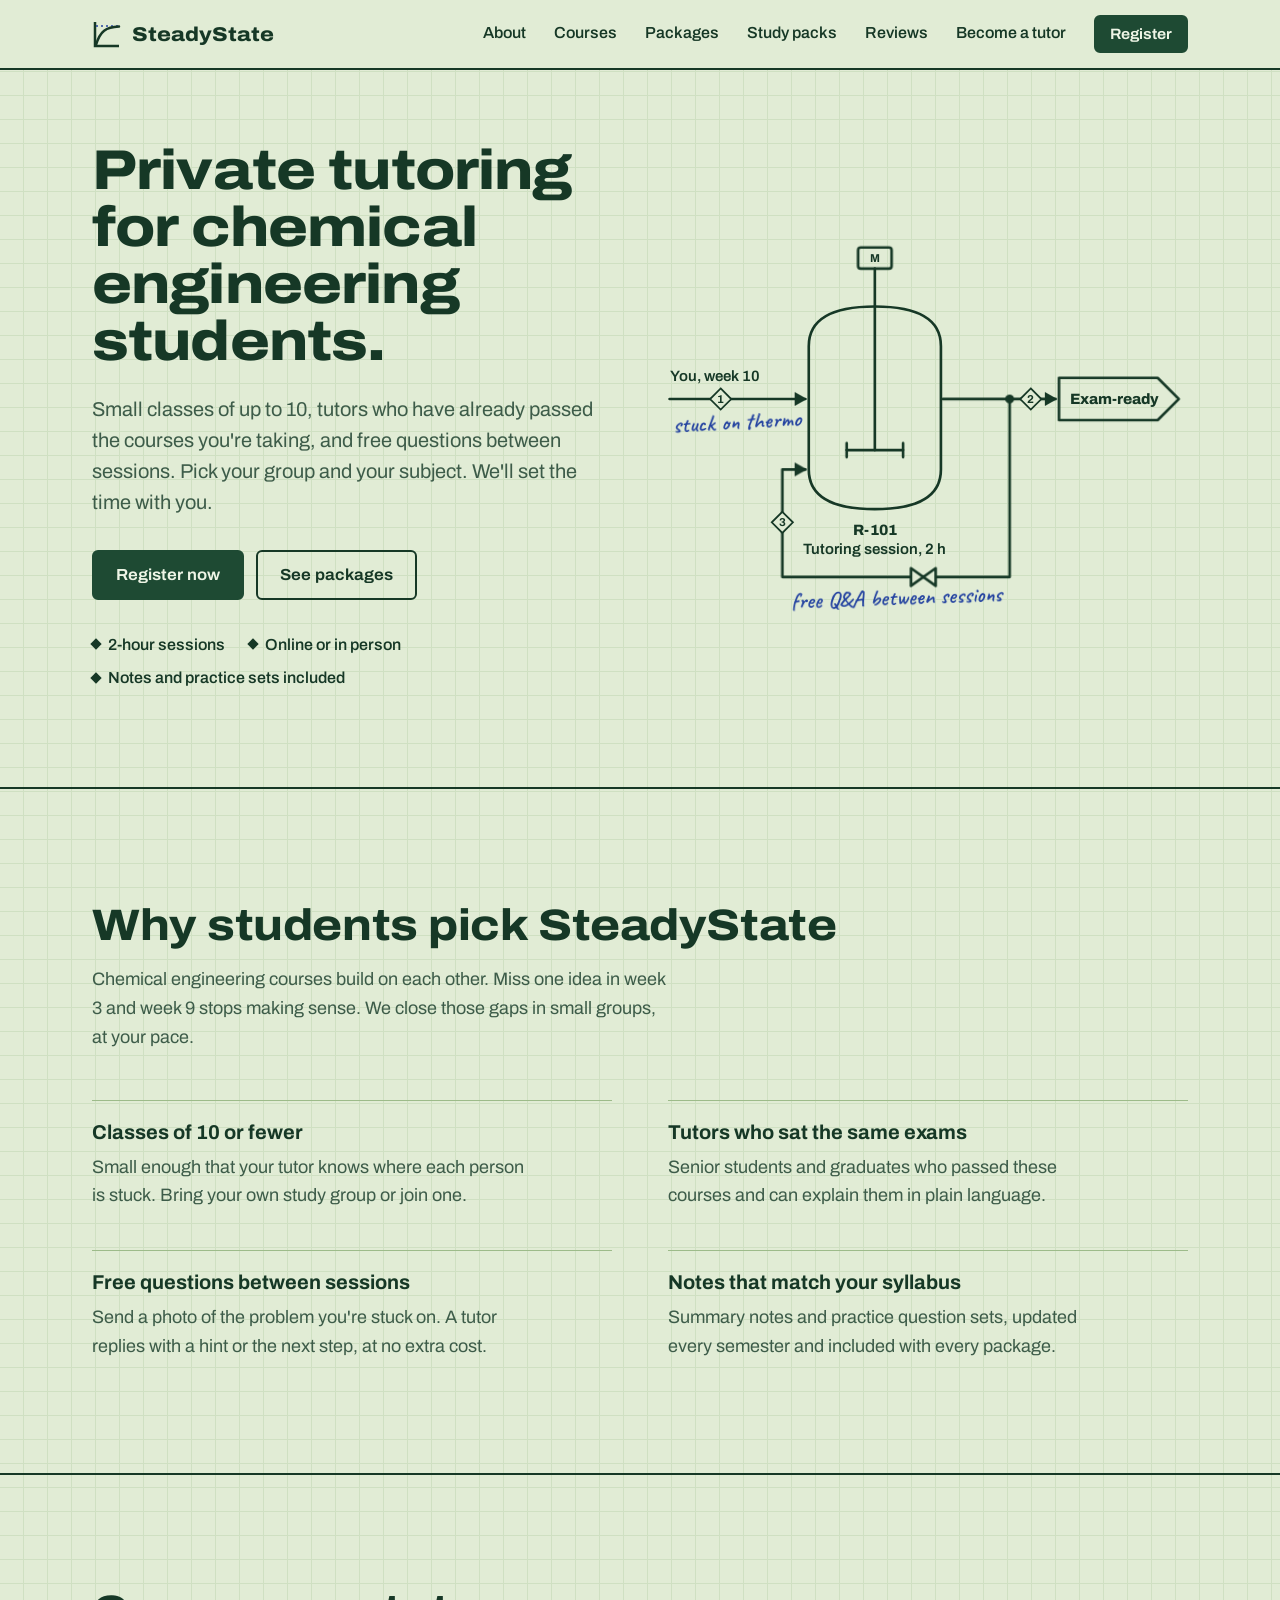
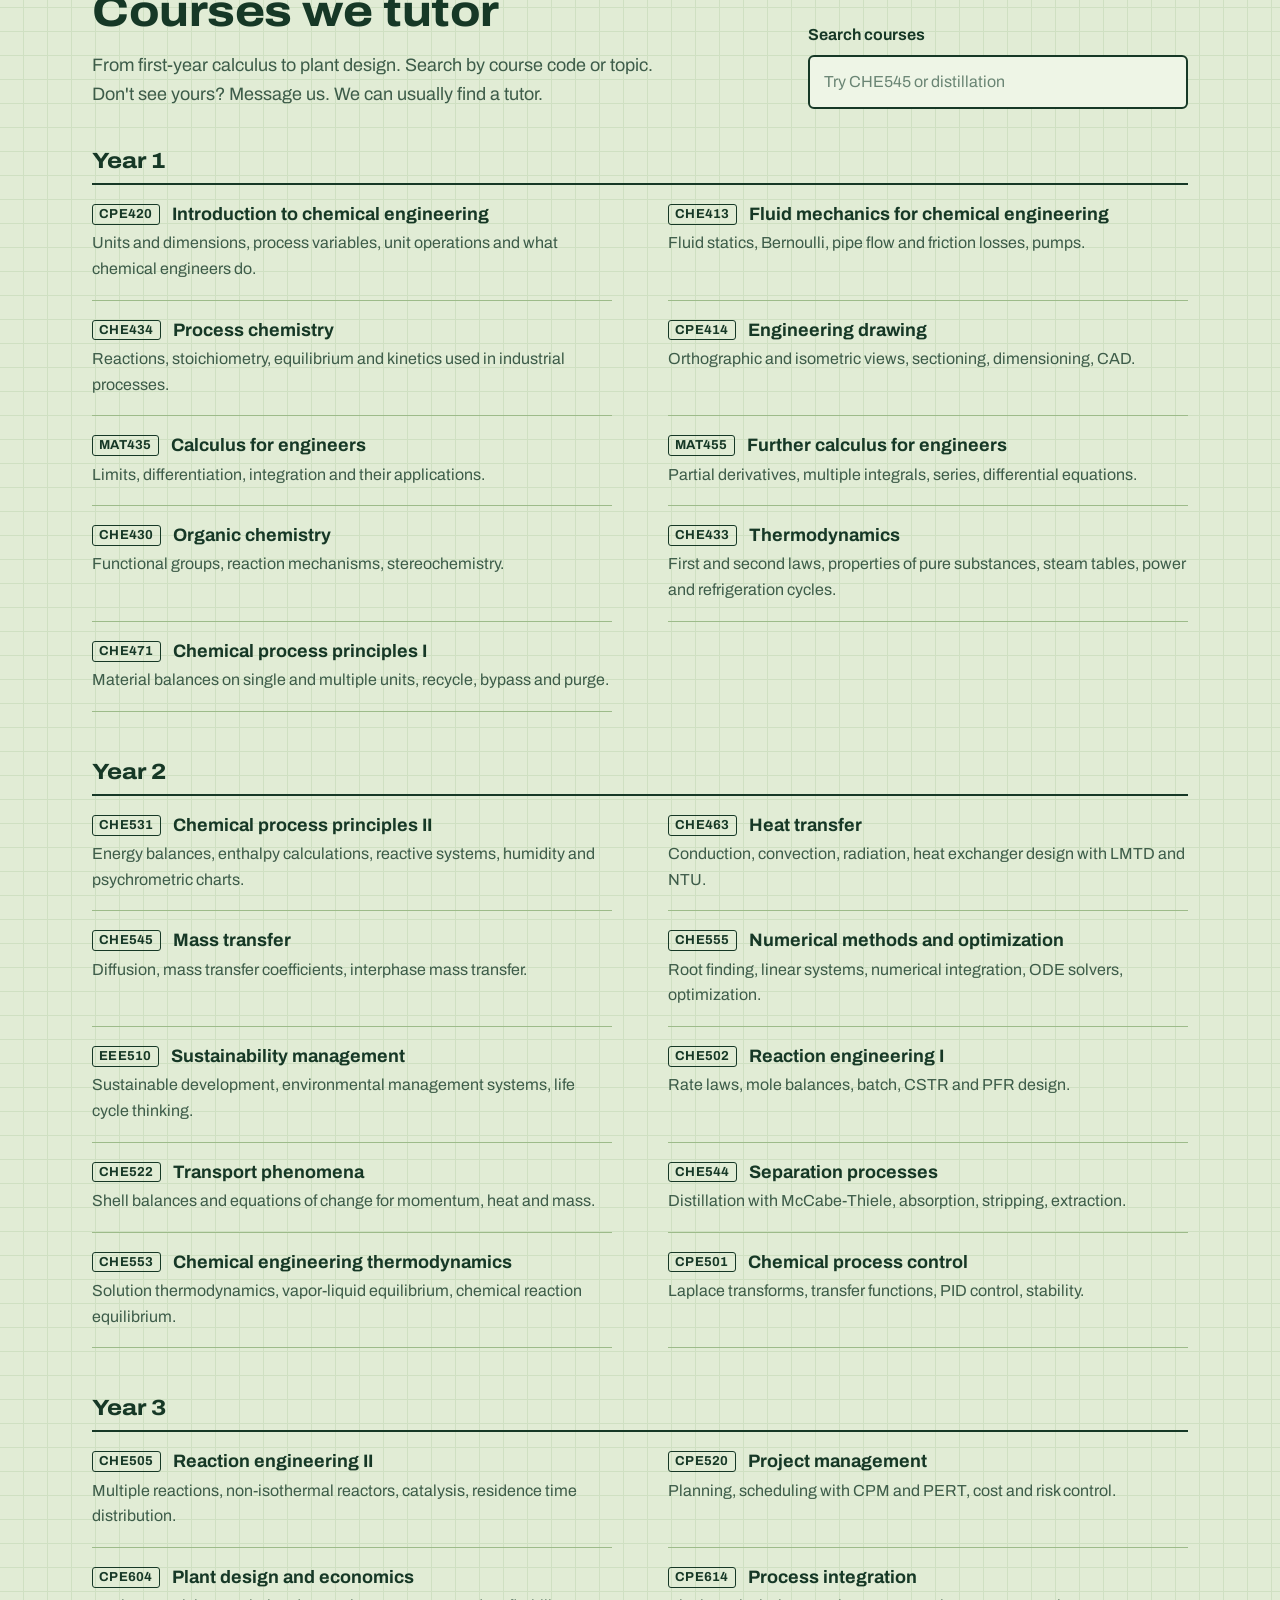
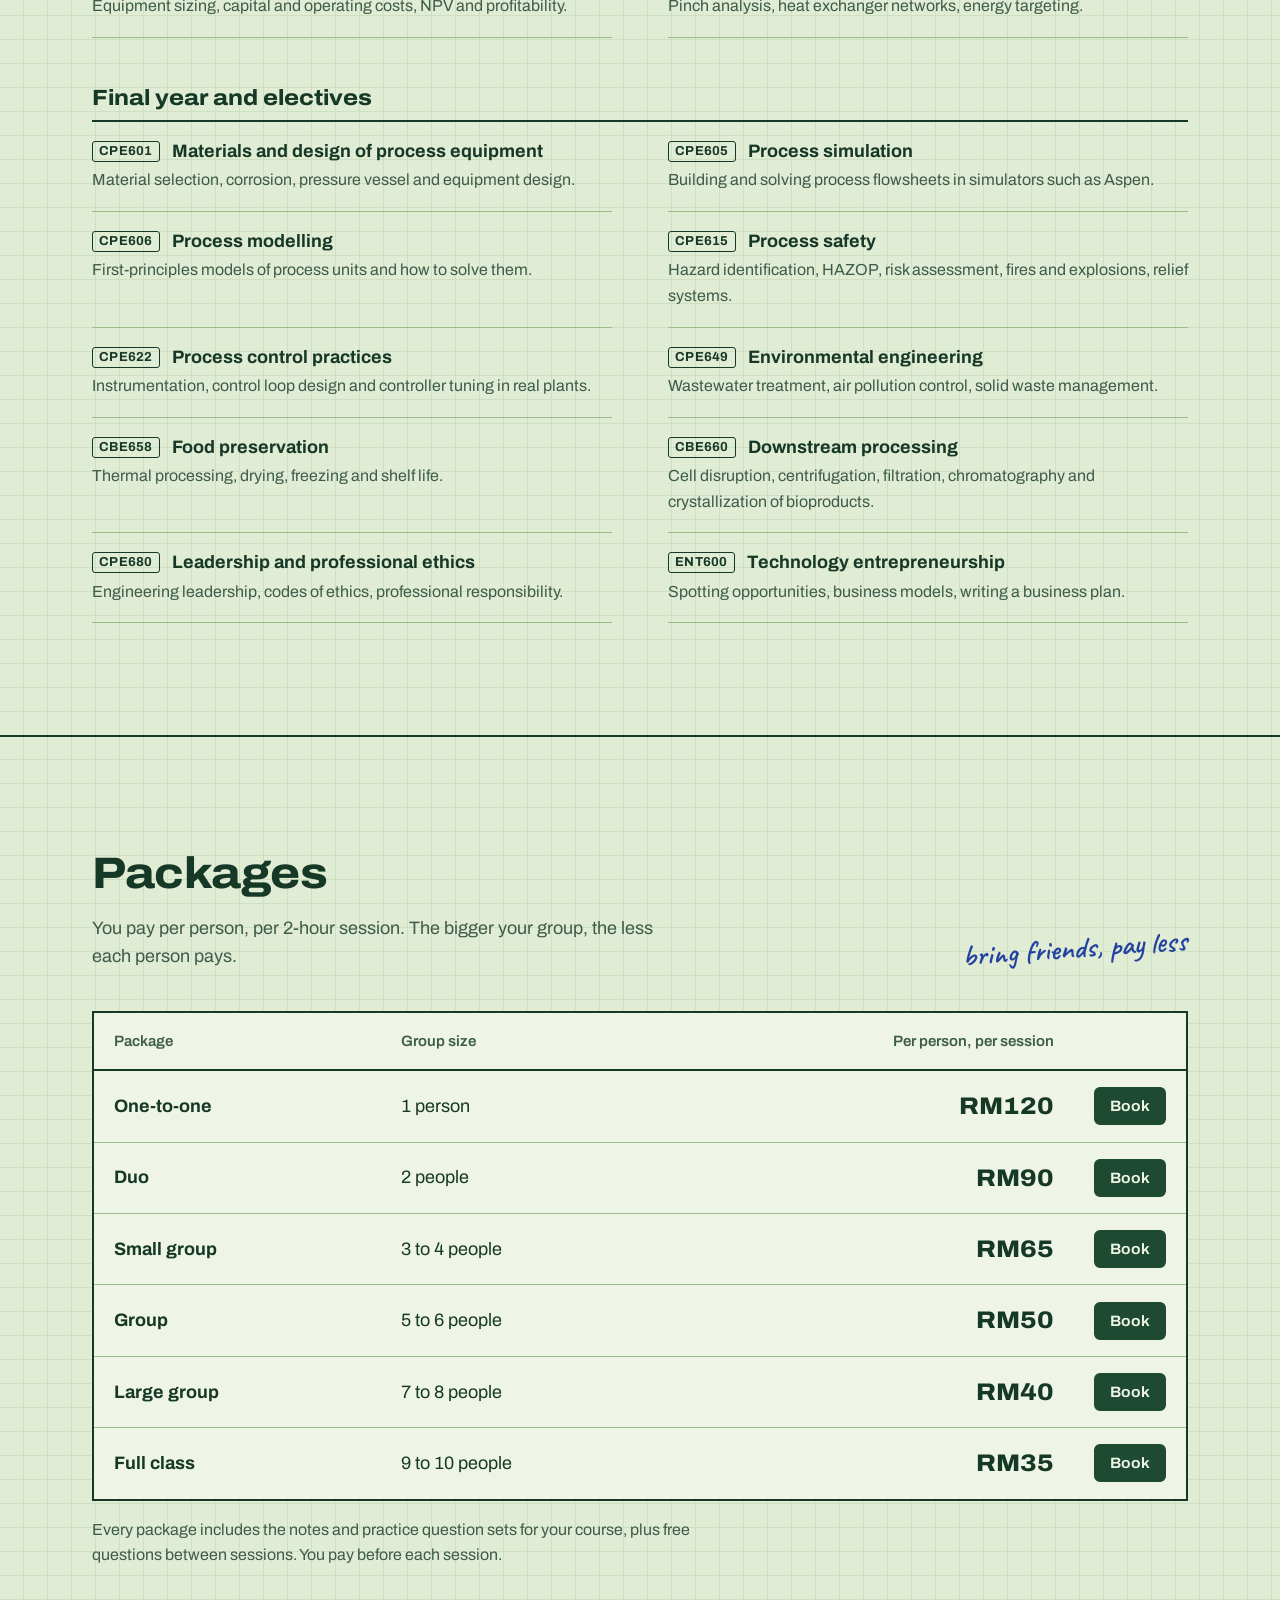
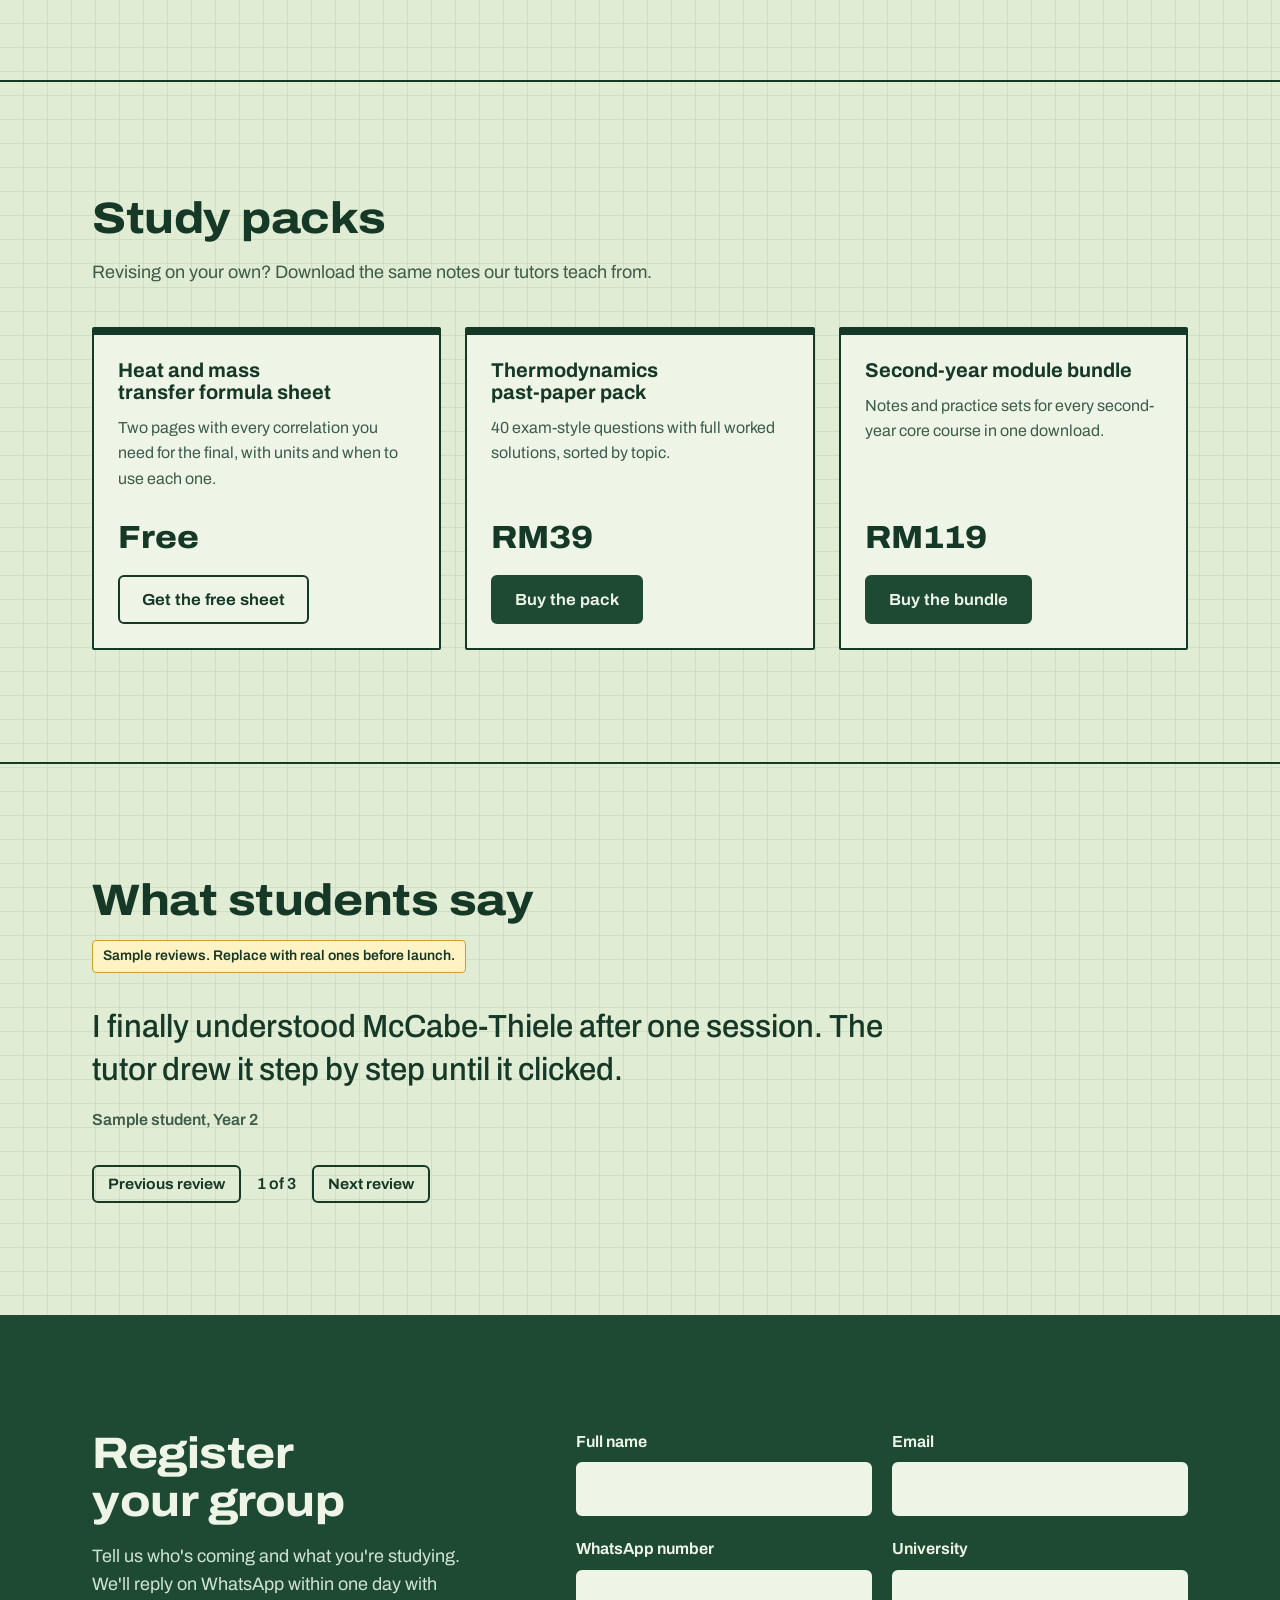
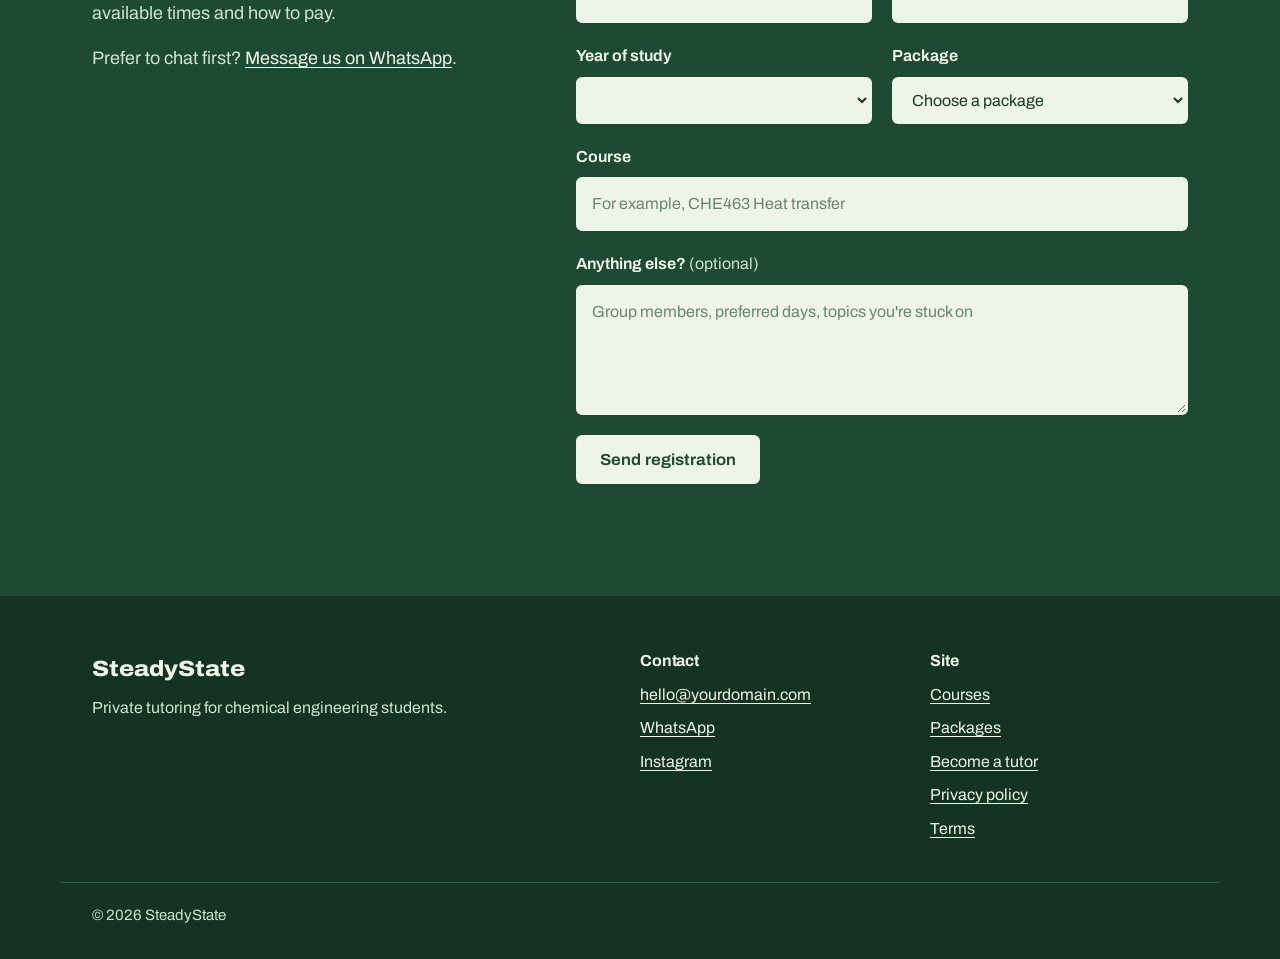
<file: index.html>
<!doctype html>
<html lang="en">
<head>
  <meta charset="utf-8">
  <meta name="viewport" content="width=device-width, initial-scale=1">
  <title>SteadyState | Private tutoring for chemical engineering students</title>
  <meta name="description" content="Small-group private tutoring for chemical engineering students. Classes of 10 or fewer, tutors who passed the same courses, and free questions between sessions.">

  <!-- Social share preview. Replace the URL once your domain is live. -->
  <meta property="og:title" content="SteadyState | Chemical engineering tutoring">
  <meta property="og:description" content="Small-group tutoring for thermo, fluids, mass transfer, reaction engineering and more.">
  <meta property="og:type" content="website">
  <meta property="og:url" content="https://www.yourdomain.com/">

  <link rel="icon" href="data:image/svg+xml,%3Csvg xmlns='http://www.w3.org/2000/svg' viewBox='0 0 30 30'%3E%3Crect width='30' height='30' rx='6' fill='%231E4A33'/%3E%3Cpath d='M5 25 C9 11 14 8 26 8' fill='none' stroke='%23EEF5E6' stroke-width='3' stroke-linecap='round'/%3E%3C/svg%3E">

  <link rel="preconnect" href="https://fonts.googleapis.com">
  <link rel="preconnect" href="https://fonts.gstatic.com" crossorigin>
  <link href="https://fonts.googleapis.com/css2?family=Archivo:wdth,wght@62..125,100..900&family=Caveat:wght@500;700&display=swap" rel="stylesheet">
  <link rel="stylesheet" href="styles.css">

  <!-- MONETIZE: paste your Google AdSense <script> here after your site is approved. See README.md, section 5. -->
  <!-- ANALYTICS: paste your Google Analytics or Plausible snippet here. -->
</head>
<body>
  <a class="skip-link" href="#main">Skip to content</a>

  <header class="site-header" id="site-header">
    <div class="wrap header-inner">
      <a class="brand" href="#top" aria-label="SteadyState home">
        <svg class="brand-mark" width="30" height="30" viewBox="0 0 30 30" aria-hidden="true">
          <path d="M3 3 V27 H27" fill="none" stroke="currentColor" stroke-width="2.5"/>
          <path d="M4 7 H27" fill="none" stroke="var(--pen)" stroke-width="1.5" stroke-dasharray="2 3"/>
          <path d="M4 26 C8 12 14 8 27 7.5" fill="none" stroke="currentColor" stroke-width="2.5" stroke-linecap="round"/>
        </svg>
        <span>SteadyState</span>
      </a>

      <button class="nav-toggle" type="button" aria-expanded="false" aria-controls="site-nav">Menu</button>

      <nav class="site-nav" id="site-nav" aria-label="Main">
        <a href="#about">About</a>
        <a href="#courses">Courses</a>
        <a href="#packages">Packages</a>
        <a href="#packs">Study packs</a>
        <a href="#reviews">Reviews</a>
        <a href="tutor.html">Become a tutor</a>
        <a class="btn btn-small" href="#register">Register</a>
      </nav>
    </div>
  </header>

  <main id="main">

    <!-- HERO -->
    <section class="hero" id="top">
      <div class="wrap hero-grid">
        <div class="hero-copy">
          <h1>Private tutoring for chemical engineering students.</h1>
          <p class="lede">Small classes of up to 10, tutors who have already passed the courses you're taking, and free questions between sessions. Pick your group and your subject. We'll set the time with you.</p>
          <div class="hero-actions">
            <a class="btn" href="#register">Register now</a>
            <a class="btn btn-ghost" href="#packages">See packages</a>
          </div>
          <ul class="hero-facts">
            <li>2-hour sessions</li>
            <li>Online or in person</li>
            <li>Notes and practice sets included</li>
          </ul>
        </div>

        <figure class="pfd">
          <svg viewBox="0 0 600 460" role="img" aria-labelledby="pfd-title pfd-desc">
            <title id="pfd-title">How a SteadyState session works</title>
            <desc id="pfd-desc">A process flow diagram. Stream 1, you in week 10, feeds into R-101, a two-hour tutoring session. Stream 2 leaves exam-ready. Stream 3 recycles free questions between sessions back into the next session.</desc>

            <g fill="none" stroke="currentColor" stroke-width="3" stroke-linecap="round" stroke-linejoin="round">
              <!-- Stream 1: feed -->
              <path class="draw d1" pathLength="1" d="M12 210 H166"/>
              <!-- R-101: vessel, agitator -->
              <path class="draw d2" pathLength="1" d="M170 150 Q170 105 245 105 Q320 105 320 150 V290 Q320 335 245 335 Q170 335 170 290 Z"/>
              <path class="draw d2" pathLength="1" d="M245 62 V268"/>
              <path class="draw d2" pathLength="1" d="M213 268 H277"/>
              <path class="late l2" d="M213 260 V276 M277 260 V276"/>
              <rect class="late l2" x="226" y="38" width="38" height="24" rx="3"/>
              <!-- Stream 2: product -->
              <path class="draw d3" pathLength="1" d="M322 210 H450"/>
              <path class="draw d3" pathLength="1" d="M454 186 H566 L590 210 L566 234 H454 Z"/>
              <!-- Stream 3: recycle -->
              <path class="draw d4" pathLength="1" d="M398 210 V412 H140 V290 H166"/>
              <path class="late l4 valve" d="M286 402 L314 422 V402 L286 422 Z"/>
            </g>

            <!-- Arrowheads and junction -->
            <g fill="currentColor">
              <path class="late l1" d="M154 202 L168 210 L154 218 Z"/>
              <path class="late l3" d="M438 202 L452 210 L438 218 Z"/>
              <circle class="late l4" cx="398" cy="210" r="5"/>
              <path class="late l4" d="M154 282 L168 290 L154 298 Z"/>
            </g>

            <!-- Stream number tags -->
            <g class="tag late l1" transform="translate(70 210)"><path d="M0 -12 L12 0 L0 12 L-12 0 Z"/><text y="4.5">1</text></g>
            <g class="tag late l3" transform="translate(422 210)"><path d="M0 -12 L12 0 L0 12 L-12 0 Z"/><text y="4.5">2</text></g>
            <g class="tag late l4" transform="translate(140 350)"><path d="M0 -12 L12 0 L0 12 L-12 0 Z"/><text y="4.5">3</text></g>

            <!-- Labels -->
            <text class="label late l1" x="12" y="190">You, week 10</text>
            <text class="note late l1" x="16" y="248" transform="rotate(-3 16 248)">stuck on thermo</text>
            <text class="motor late l2" x="245" y="55">M</text>
            <text class="label strong center late l2" x="245" y="364">R-101</text>
            <text class="label center late l2" x="245" y="386">Tutoring session, 2 h</text>
            <text class="label strong center late l3" x="517" y="216">Exam-ready</text>
            <text class="note late l4" x="150" y="448" transform="rotate(-2 150 448)">free Q&amp;A between sessions</text>
          </svg>
        </figure>
      </div>
    </section>

    <!-- ABOUT / WHY US -->
    <section class="section" id="about">
      <div class="wrap">
        <h2>Why students pick SteadyState</h2>
        <p class="section-lede">Chemical engineering courses build on each other. Miss one idea in week 3 and week 9 stops making sense. We close those gaps in small groups, at your pace.</p>

        <div class="reasons">
          <article class="reason">
            <h3>Classes of 10 or fewer</h3>
            <p>Small enough that your tutor knows where each person is stuck. Bring your own study group or join one.</p>
          </article>
          <article class="reason">
            <h3>Tutors who sat the same exams</h3>
            <p>Senior students and graduates who passed these courses and can explain them in plain language.</p>
          </article>
          <article class="reason">
            <h3>Free questions between sessions</h3>
            <p>Send a photo of the problem you're stuck on. A tutor replies with a hint or the next step, at no extra cost.</p>
          </article>
          <article class="reason">
            <h3>Notes that match your syllabus</h3>
            <p>Summary notes and practice question sets, updated every semester and included with every package.</p>
          </article>
        </div>
      </div>
    </section>

    <!-- COURSES -->
    <section class="section" id="courses">
      <div class="wrap">
        <div class="section-head">
          <div>
            <h2>Courses we tutor</h2>
            <p class="section-lede">From first-year calculus to plant design. Search by course code or topic. Don't see yours? Message us. We can usually find a tutor.</p>
          </div>
          <div class="search">
            <label for="course-search">Search courses</label>
            <input type="search" id="course-search" placeholder="Try CHE545 or distillation" autocomplete="off">
          </div>
        </div>

        <!-- Course list. Each <li> is searchable by its code, name, description and data-keywords.
             The registration form's course suggestions are built from this list by script.js. -->
        <div class="course-groups" id="course-list">

          <section class="course-group" aria-labelledby="cg-year1">
            <h3 class="course-group-title" id="cg-year1">Year 1</h3>
            <ul class="course-list">
              <li data-keywords="intro units dimensions process variables unit operations">
                <h4><span class="code">CPE420</span> Introduction to chemical engineering</h4>
                <p>Units and dimensions, process variables, unit operations and what chemical engineers do.</p>
              </li>
              <li data-keywords="fluids bernoulli pipe friction pump reynolds statics">
                <h4><span class="code">CHE413</span> Fluid mechanics for chemical engineering</h4>
                <p>Fluid statics, Bernoulli, pipe flow and friction losses, pumps.</p>
              </li>
              <li data-keywords="chemistry stoichiometry equilibrium kinetics industrial">
                <h4><span class="code">CHE434</span> Process chemistry</h4>
                <p>Reactions, stoichiometry, equilibrium and kinetics used in industrial processes.</p>
              </li>
              <li data-keywords="drawing orthographic isometric section cad autocad">
                <h4><span class="code">CPE414</span> Engineering drawing</h4>
                <p>Orthographic and isometric views, sectioning, dimensioning, CAD.</p>
              </li>
              <li data-keywords="math calculus limits differentiation integration">
                <h4><span class="code">MAT435</span> Calculus for engineers</h4>
                <p>Limits, differentiation, integration and their applications.</p>
              </li>
              <li data-keywords="math calculus partial derivatives multiple integrals series ode differential equations">
                <h4><span class="code">MAT455</span> Further calculus for engineers</h4>
                <p>Partial derivatives, multiple integrals, series, differential equations.</p>
              </li>
              <li data-keywords="organic chemistry mechanisms functional groups stereochemistry">
                <h4><span class="code">CHE430</span> Organic chemistry</h4>
                <p>Functional groups, reaction mechanisms, stereochemistry.</p>
              </li>
              <li data-keywords="thermo thermodynamics first law second law entropy steam tables cycle">
                <h4><span class="code">CHE433</span> Thermodynamics</h4>
                <p>First and second laws, properties of pure substances, steam tables, power and refrigeration cycles.</p>
              </li>
              <li data-keywords="cpp mass balance material balance recycle bypass purge">
                <h4><span class="code">CHE471</span> Chemical process principles I</h4>
                <p>Material balances on single and multiple units, recycle, bypass and purge.</p>
              </li>
            </ul>
          </section>

          <section class="course-group" aria-labelledby="cg-year2">
            <h3 class="course-group-title" id="cg-year2">Year 2</h3>
            <ul class="course-list">
              <li data-keywords="cpp energy balance enthalpy reactive humidity psychrometric">
                <h4><span class="code">CHE531</span> Chemical process principles II</h4>
                <p>Energy balances, enthalpy calculations, reactive systems, humidity and psychrometric charts.</p>
              </li>
              <li data-keywords="heat exchanger lmtd ntu conduction convection radiation">
                <h4><span class="code">CHE463</span> Heat transfer</h4>
                <p>Conduction, convection, radiation, heat exchanger design with LMTD and NTU.</p>
              </li>
              <li data-keywords="mass transfer diffusion fick coefficients interphase">
                <h4><span class="code">CHE545</span> Mass transfer</h4>
                <p>Diffusion, mass transfer coefficients, interphase mass transfer.</p>
              </li>
              <li data-keywords="numerical methods root finding newton linear systems integration ode optimization matlab">
                <h4><span class="code">CHE555</span> Numerical methods and optimization</h4>
                <p>Root finding, linear systems, numerical integration, ODE solvers, optimization.</p>
              </li>
              <li data-keywords="sustainability environment management lca life cycle">
                <h4><span class="code">EEE510</span> Sustainability management</h4>
                <p>Sustainable development, environmental management systems, life cycle thinking.</p>
              </li>
              <li data-keywords="reaction kinetics cstr pfr batch reactor rate law mole balance">
                <h4><span class="code">CHE502</span> Reaction engineering I</h4>
                <p>Rate laws, mole balances, batch, CSTR and PFR design.</p>
              </li>
              <li data-keywords="transport phenomena shell balance momentum navier stokes">
                <h4><span class="code">CHE522</span> Transport phenomena</h4>
                <p>Shell balances and equations of change for momentum, heat and mass.</p>
              </li>
              <li data-keywords="separation distillation mccabe thiele absorption stripping extraction">
                <h4><span class="code">CHE544</span> Separation processes</h4>
                <p>Distillation with McCabe-Thiele, absorption, stripping, extraction.</p>
              </li>
              <li data-keywords="thermo thermodynamics vle phase equilibrium solution fugacity reaction equilibrium">
                <h4><span class="code">CHE553</span> Chemical engineering thermodynamics</h4>
                <p>Solution thermodynamics, vapor-liquid equilibrium, chemical reaction equilibrium.</p>
              </li>
              <li data-keywords="control laplace transfer function pid stability block diagram">
                <h4><span class="code">CPE501</span> Chemical process control</h4>
                <p>Laplace transforms, transfer functions, PID control, stability.</p>
              </li>
            </ul>
          </section>

          <section class="course-group" aria-labelledby="cg-year3">
            <h3 class="course-group-title" id="cg-year3">Year 3</h3>
            <ul class="course-list">
              <li data-keywords="reaction multiple reactions non-isothermal catalysis rtd residence time">
                <h4><span class="code">CHE505</span> Reaction engineering II</h4>
                <p>Multiple reactions, non-isothermal reactors, catalysis, residence time distribution.</p>
              </li>
              <li data-keywords="project management cpm pert gantt scheduling cost risk">
                <h4><span class="code">CPE520</span> Project management</h4>
                <p>Planning, scheduling with CPM and PERT, cost and risk control.</p>
              </li>
              <li data-keywords="plant design economics npv capex opex profitability sizing">
                <h4><span class="code">CPE604</span> Plant design and economics</h4>
                <p>Equipment sizing, capital and operating costs, NPV and profitability.</p>
              </li>
              <li data-keywords="process integration pinch heat exchanger network energy targeting">
                <h4><span class="code">CPE614</span> Process integration</h4>
                <p>Pinch analysis, heat exchanger networks, energy targeting.</p>
              </li>
            </ul>
          </section>

          <section class="course-group" aria-labelledby="cg-final">
            <h3 class="course-group-title" id="cg-final">Final year and electives</h3>
            <ul class="course-list">
              <li data-keywords="materials corrosion selection pressure vessel equipment design">
                <h4><span class="code">CPE601</span> Materials and design of process equipment</h4>
                <p>Material selection, corrosion, pressure vessel and equipment design.</p>
              </li>
              <li data-keywords="simulation aspen hysys flowsheet sensitivity">
                <h4><span class="code">CPE605</span> Process simulation</h4>
                <p>Building and solving process flowsheets in simulators such as Aspen.</p>
              </li>
              <li data-keywords="modelling modeling first principles dynamic model">
                <h4><span class="code">CPE606</span> Process modelling</h4>
                <p>First-principles models of process units and how to solve them.</p>
              </li>
              <li data-keywords="safety hazop risk fire explosion relief hazard">
                <h4><span class="code">CPE615</span> Process safety</h4>
                <p>Hazard identification, HAZOP, risk assessment, fires and explosions, relief systems.</p>
              </li>
              <li data-keywords="control instrumentation loop tuning practice">
                <h4><span class="code">CPE622</span> Process control practices</h4>
                <p>Instrumentation, control loop design and controller tuning in real plants.</p>
              </li>
              <li data-keywords="environment wastewater air pollution solid waste treatment">
                <h4><span class="code">CPE649</span> Environmental engineering</h4>
                <p>Wastewater treatment, air pollution control, solid waste management.</p>
              </li>
              <li data-keywords="food preservation thermal processing drying freezing shelf life">
                <h4><span class="code">CBE658</span> Food preservation</h4>
                <p>Thermal processing, drying, freezing and shelf life.</p>
              </li>
              <li data-keywords="downstream bioprocess bioseparation centrifugation chromatography crystallization">
                <h4><span class="code">CBE660</span> Downstream processing</h4>
                <p>Cell disruption, centrifugation, filtration, chromatography and crystallization of bioproducts.</p>
              </li>
              <li data-keywords="leadership ethics professional engineer code of ethics">
                <h4><span class="code">CPE680</span> Leadership and professional ethics</h4>
                <p>Engineering leadership, codes of ethics, professional responsibility.</p>
              </li>
              <li data-keywords="entrepreneurship business plan model startup">
                <h4><span class="code">ENT600</span> Technology entrepreneurship</h4>
                <p>Spotting opportunities, business models, writing a business plan.</p>
              </li>
            </ul>
          </section>
        </div>

        <p class="empty-state" id="course-empty" hidden>
          No course matches "<span id="course-empty-term"></span>". <a href="#register">Register</a> and name it in your message. We'll check if a tutor can cover it.
        </p>
      </div>
    </section>

    <!-- PACKAGES (main income: edit prices below) -->
    <section class="section" id="packages">
      <div class="wrap">
        <div class="section-head">
          <div>
            <h2>Packages</h2>
            <p class="section-lede">You pay per person, per 2-hour session. The bigger your group, the less each person pays.</p>
          </div>
          <p class="note note-aside" aria-hidden="true">bring friends, pay less</p>
        </div>

        <!-- MONETIZE: these prices are examples in Malaysian ringgit (RM). Change them to suit your market. -->
        <table class="price-table">
          <caption class="sr-only">Price per person for one 2-hour session</caption>
          <thead>
            <tr>
              <th scope="col">Package</th>
              <th scope="col">Group size</th>
              <th scope="col" class="num">Per person, per session</th>
              <th scope="col"><span class="sr-only">Book</span></th>
            </tr>
          </thead>
          <tbody>
            <tr>
              <th scope="row">One-to-one</th>
              <td class="size">1 person</td>
              <td class="price num">RM120<span class="per"> per person</span></td>
              <td class="book"><a class="btn btn-small" href="#register" data-package="One-to-one">Book</a></td>
            </tr>
            <tr>
              <th scope="row">Duo</th>
              <td class="size">2 people</td>
              <td class="price num">RM90<span class="per"> per person</span></td>
              <td class="book"><a class="btn btn-small" href="#register" data-package="Duo">Book</a></td>
            </tr>
            <tr>
              <th scope="row">Small group</th>
              <td class="size">3 to 4 people</td>
              <td class="price num">RM65<span class="per"> per person</span></td>
              <td class="book"><a class="btn btn-small" href="#register" data-package="Small group">Book</a></td>
            </tr>
            <tr>
              <th scope="row">Group</th>
              <td class="size">5 to 6 people</td>
              <td class="price num">RM50<span class="per"> per person</span></td>
              <td class="book"><a class="btn btn-small" href="#register" data-package="Group">Book</a></td>
            </tr>
            <tr>
              <th scope="row">Large group</th>
              <td class="size">7 to 8 people</td>
              <td class="price num">RM40<span class="per"> per person</span></td>
              <td class="book"><a class="btn btn-small" href="#register" data-package="Large group">Book</a></td>
            </tr>
            <tr>
              <th scope="row">Full class</th>
              <td class="size">9 to 10 people</td>
              <td class="price num">RM35<span class="per"> per person</span></td>
              <td class="book"><a class="btn btn-small" href="#register" data-package="Full class">Book</a></td>
            </tr>
          </tbody>
        </table>

        <p class="fine-print">Every package includes the notes and practice question sets for your course, plus free questions between sessions. You pay before each session.</p>
      </div>
    </section>

    <!-- STUDY PACKS (second income stream: digital products) -->
    <section class="section" id="packs">
      <div class="wrap">
        <h2>Study packs</h2>
        <p class="section-lede">Revising on your own? Download the same notes our tutors teach from.</p>

        <!-- MONETIZE: replace each href with your own Gumroad, Payhip or Lemon Squeezy product link. -->
        <div class="packs">
          <article class="pack">
            <h3>Heat and mass transfer formula sheet</h3>
            <p>Two pages with every correlation you need for the final, with units and when to use each one.</p>
            <p class="pack-price">Free</p>
            <a class="btn btn-ghost" href="https://yourname.gumroad.com/l/formula-sheet">Get the free sheet</a>
          </article>
          <article class="pack">
            <h3>Thermodynamics past-paper pack</h3>
            <p>40 exam-style questions with full worked solutions, sorted by topic.</p>
            <p class="pack-price">RM39</p>
            <a class="btn" href="https://yourname.gumroad.com/l/thermo-pack">Buy the pack</a>
          </article>
          <article class="pack">
            <h3>Second-year module bundle</h3>
            <p>Notes and practice sets for every second-year core course in one download.</p>
            <p class="pack-price">RM119</p>
            <a class="btn" href="https://yourname.gumroad.com/l/year-2-bundle">Buy the bundle</a>
          </article>
        </div>
      </div>
    </section>

    <!-- REVIEWS -->
    <section class="section" id="reviews">
      <div class="wrap">
        <h2>What students say</h2>
        <!-- IMPORTANT: these are sample reviews. Replace them with real student feedback (with permission) before you launch, then delete this note. -->
        <p class="sample-note">Sample reviews. Replace with real ones before launch.</p>

        <div class="reviews" aria-roledescription="carousel" aria-label="Student reviews">
          <figure class="review" data-slide>
            <blockquote>I finally understood McCabe-Thiele after one session. The tutor drew it step by step until it clicked.</blockquote>
            <figcaption>Sample student, Year 2</figcaption>
          </figure>
          <figure class="review" data-slide hidden>
            <blockquote>Sending a photo of a problem the night before the quiz and getting a hint back saved my reaction engineering grade.</blockquote>
            <figcaption>Sample student, Year 3</figcaption>
          </figure>
          <figure class="review" data-slide hidden>
            <blockquote>Our group of six booked every week before finals. Cheaper than I expected and a lot less stressful.</blockquote>
            <figcaption>Sample student, Year 2</figcaption>
          </figure>

          <div class="review-controls">
            <button class="btn btn-ghost btn-small" type="button" data-prev>Previous review</button>
            <span class="review-count" id="review-count" aria-live="polite">1 of 3</span>
            <button class="btn btn-ghost btn-small" type="button" data-next>Next review</button>
          </div>
        </div>
      </div>
    </section>

    <!-- REGISTER -->
    <section class="section register" id="register">
      <div class="wrap register-grid">
        <div class="register-copy">
          <h2>Register your group</h2>
          <p>Tell us who's coming and what you're studying. We'll reply on WhatsApp within one day with available times and how to pay.</p>
          <p>Prefer to chat first? <a href="#" data-whatsapp>Message us on WhatsApp</a>.</p>
        </div>

        <form class="form" id="register-form">
          <input type="hidden" name="_subject" value="New SteadyState registration">
          <!-- Spam trap: real people never fill this in. -->
          <input type="text" name="_gotcha" class="honeypot" tabindex="-1" autocomplete="off" aria-hidden="true">

          <div class="field">
            <label for="name">Full name</label>
            <input id="name" name="name" type="text" autocomplete="name" required>
          </div>
          <div class="field">
            <label for="email">Email</label>
            <input id="email" name="email" type="email" autocomplete="email" required>
          </div>
          <div class="field">
            <label for="phone">WhatsApp number</label>
            <input id="phone" name="phone" type="tel" autocomplete="tel" required>
          </div>
          <div class="field">
            <label for="university">University</label>
            <input id="university" name="university" type="text" autocomplete="organization" required>
          </div>
          <div class="field">
            <label for="year">Year of study</label>
            <select id="year" name="year" required>
              <option value="">Choose your year</option>
              <option>Year 1</option>
              <option>Year 2</option>
              <option>Year 3</option>
              <option>Year 4</option>
              <option>Postgraduate</option>
            </select>
          </div>
          <div class="field">
            <label for="package">Package</label>
            <select id="package" name="package" required>
              <option value="">Choose a package</option>
              <option>One-to-one</option>
              <option>Duo</option>
              <option>Small group</option>
              <option>Group</option>
              <option>Large group</option>
              <option>Full class</option>
            </select>
          </div>
          <div class="field field-wide">
            <label for="course">Course</label>
            <input id="course" name="course" type="text" list="course-options" placeholder="For example, CHE463 Heat transfer" required>
            <!-- Filled from the course list by script.js -->
            <datalist id="course-options"></datalist>
          </div>
          <div class="field field-wide">
            <label for="message">Anything else? <span class="optional">(optional)</span></label>
            <textarea id="message" name="message" rows="4" placeholder="Group members, preferred days, topics you're stuck on"></textarea>
          </div>

          <div class="form-actions field-wide">
            <button class="btn" type="submit">Send registration</button>
            <p class="form-status" id="form-status" role="status" aria-live="polite"></p>
          </div>
        </form>
      </div>
    </section>
  </main>

  <footer class="site-footer">
    <div class="wrap footer-grid">
      <div>
        <p class="footer-brand">SteadyState</p>
        <p>Private tutoring for chemical engineering students.</p>
      </div>
      <div>
        <h2 class="footer-heading">Contact</h2>
        <ul class="footer-list">
          <!-- Replace with your real contact details. -->
          <li><a href="mailto:hello@yourdomain.com">hello@yourdomain.com</a></li>
          <li><a href="#" data-whatsapp>WhatsApp</a></li>
          <li><a href="https://instagram.com/yourhandle">Instagram</a></li>
        </ul>
      </div>
      <div>
        <h2 class="footer-heading">Site</h2>
        <ul class="footer-list">
          <li><a href="#courses">Courses</a></li>
          <li><a href="#packages">Packages</a></li>
          <li><a href="tutor.html">Become a tutor</a></li>
          <li><a href="privacy.html">Privacy policy</a></li>
          <li><a href="terms.html">Terms</a></li>
        </ul>
      </div>
    </div>
    <div class="wrap footer-base">
      <p>&copy; <span id="year">2026</span> SteadyState</p>
    </div>
  </footer>

  <script src="config.js"></script>
  <script src="script.js"></script>
</body>
</html>
</file>
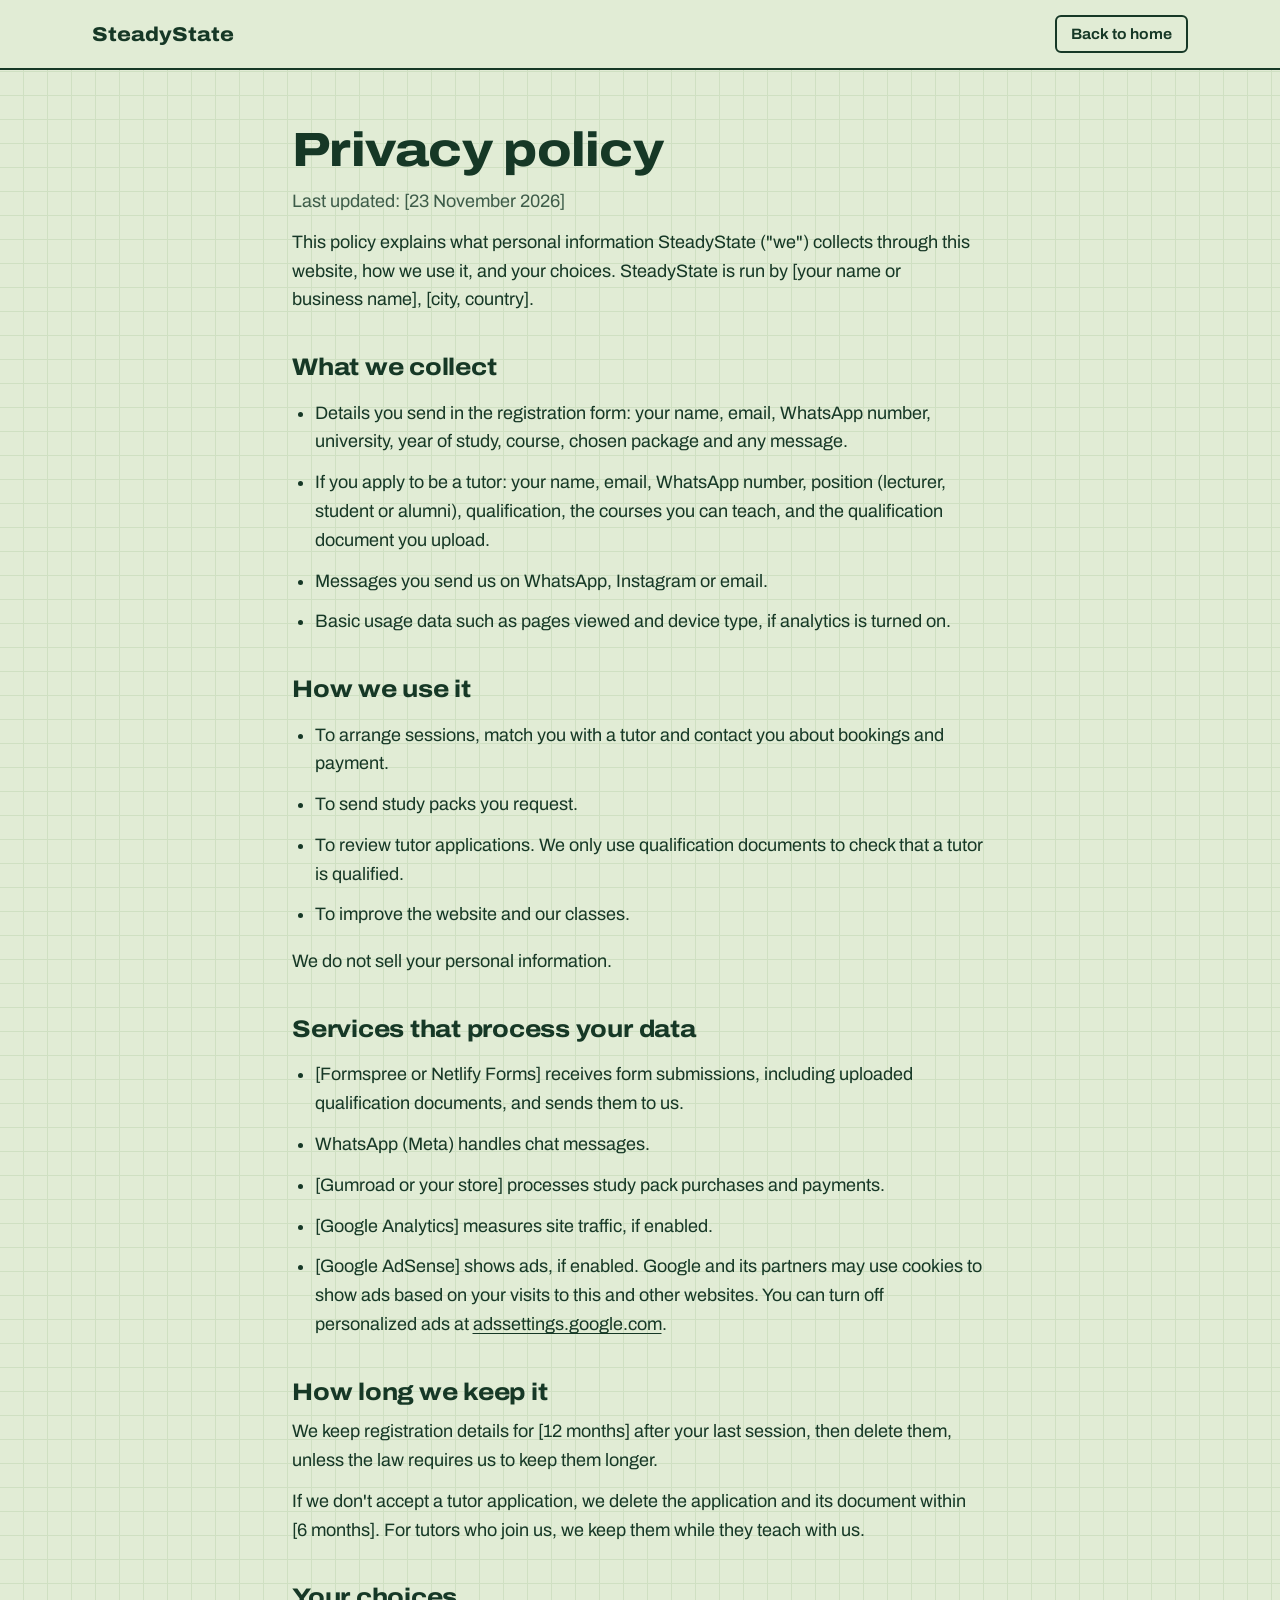
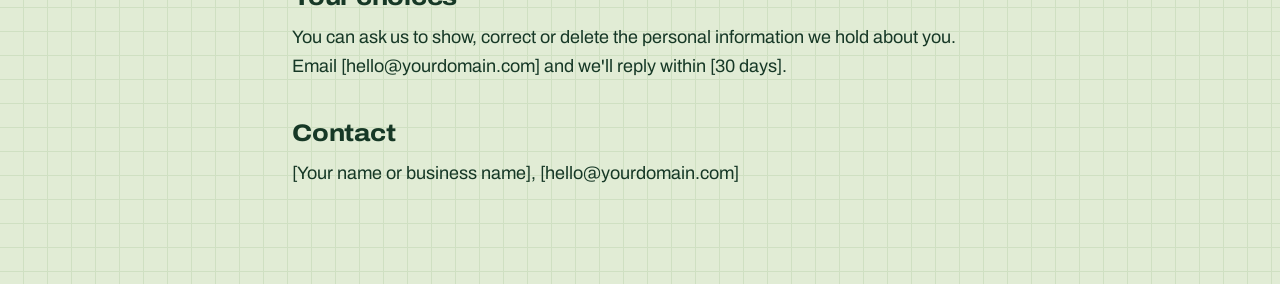
<file: privacy.html>
<!doctype html>
<html lang="en">
<head>
  <meta charset="utf-8">
  <meta name="viewport" content="width=device-width, initial-scale=1">
  <title>Privacy policy | SteadyState</title>
  <meta name="robots" content="index, follow">
  <link rel="preconnect" href="https://fonts.googleapis.com">
  <link rel="preconnect" href="https://fonts.gstatic.com" crossorigin>
  <link href="https://fonts.googleapis.com/css2?family=Archivo:wdth,wght@62..125,100..900&family=Caveat:wght@500;700&display=swap" rel="stylesheet">
  <link rel="stylesheet" href="styles.css">
</head>
<body>
  <!-- TEMPLATE: replace every [bracketed] value and check this policy against the privacy law in your country before launch. -->
  <header class="site-header">
    <div class="wrap header-inner">
      <a class="brand" href="index.html">SteadyState</a>
      <a class="btn btn-ghost btn-small" href="index.html">Back to home</a>
    </div>
  </header>

  <main class="doc">
    <div class="wrap">
      <h1>Privacy policy</h1>
      <p class="updated">Last updated: [23 November 2026]</p>

      <p>This policy explains what personal information SteadyState ("we") collects through this website, how we use it, and your choices. SteadyState is run by [your name or business name], [city, country].</p>

      <h2>What we collect</h2>
      <ul>
        <li>Details you send in the registration form: your name, email, WhatsApp number, university, year of study, course, chosen package and any message.</li>
        <li>If you apply to be a tutor: your name, email, WhatsApp number, position (lecturer, student or alumni), qualification, the courses you can teach, and the qualification document you upload.</li>
        <li>Messages you send us on WhatsApp, Instagram or email.</li>
        <li>Basic usage data such as pages viewed and device type, if analytics is turned on.</li>
      </ul>

      <h2>How we use it</h2>
      <ul>
        <li>To arrange sessions, match you with a tutor and contact you about bookings and payment.</li>
        <li>To send study packs you request.</li>
        <li>To review tutor applications. We only use qualification documents to check that a tutor is qualified.</li>
        <li>To improve the website and our classes.</li>
      </ul>
      <p>We do not sell your personal information.</p>

      <h2>Services that process your data</h2>
      <ul>
        <li>[Formspree or Netlify Forms] receives form submissions, including uploaded qualification documents, and sends them to us.</li>
        <li>WhatsApp (Meta) handles chat messages.</li>
        <li>[Gumroad or your store] processes study pack purchases and payments.</li>
        <li>[Google Analytics] measures site traffic, if enabled.</li>
        <li>[Google AdSense] shows ads, if enabled. Google and its partners may use cookies to show ads based on your visits to this and other websites. You can turn off personalized ads at <a href="https://adssettings.google.com">adssettings.google.com</a>.</li>
      </ul>

      <h2>How long we keep it</h2>
      <p>We keep registration details for [12 months] after your last session, then delete them, unless the law requires us to keep them longer.</p>
      <p>If we don't accept a tutor application, we delete the application and its document within [6 months]. For tutors who join us, we keep them while they teach with us.</p>

      <h2>Your choices</h2>
      <p>You can ask us to show, correct or delete the personal information we hold about you. Email [hello@yourdomain.com] and we'll reply within [30 days].</p>

      <h2>Contact</h2>
      <p>[Your name or business name], [hello@yourdomain.com]</p>
    </div>
  </main>
</body>
</html>
</file>
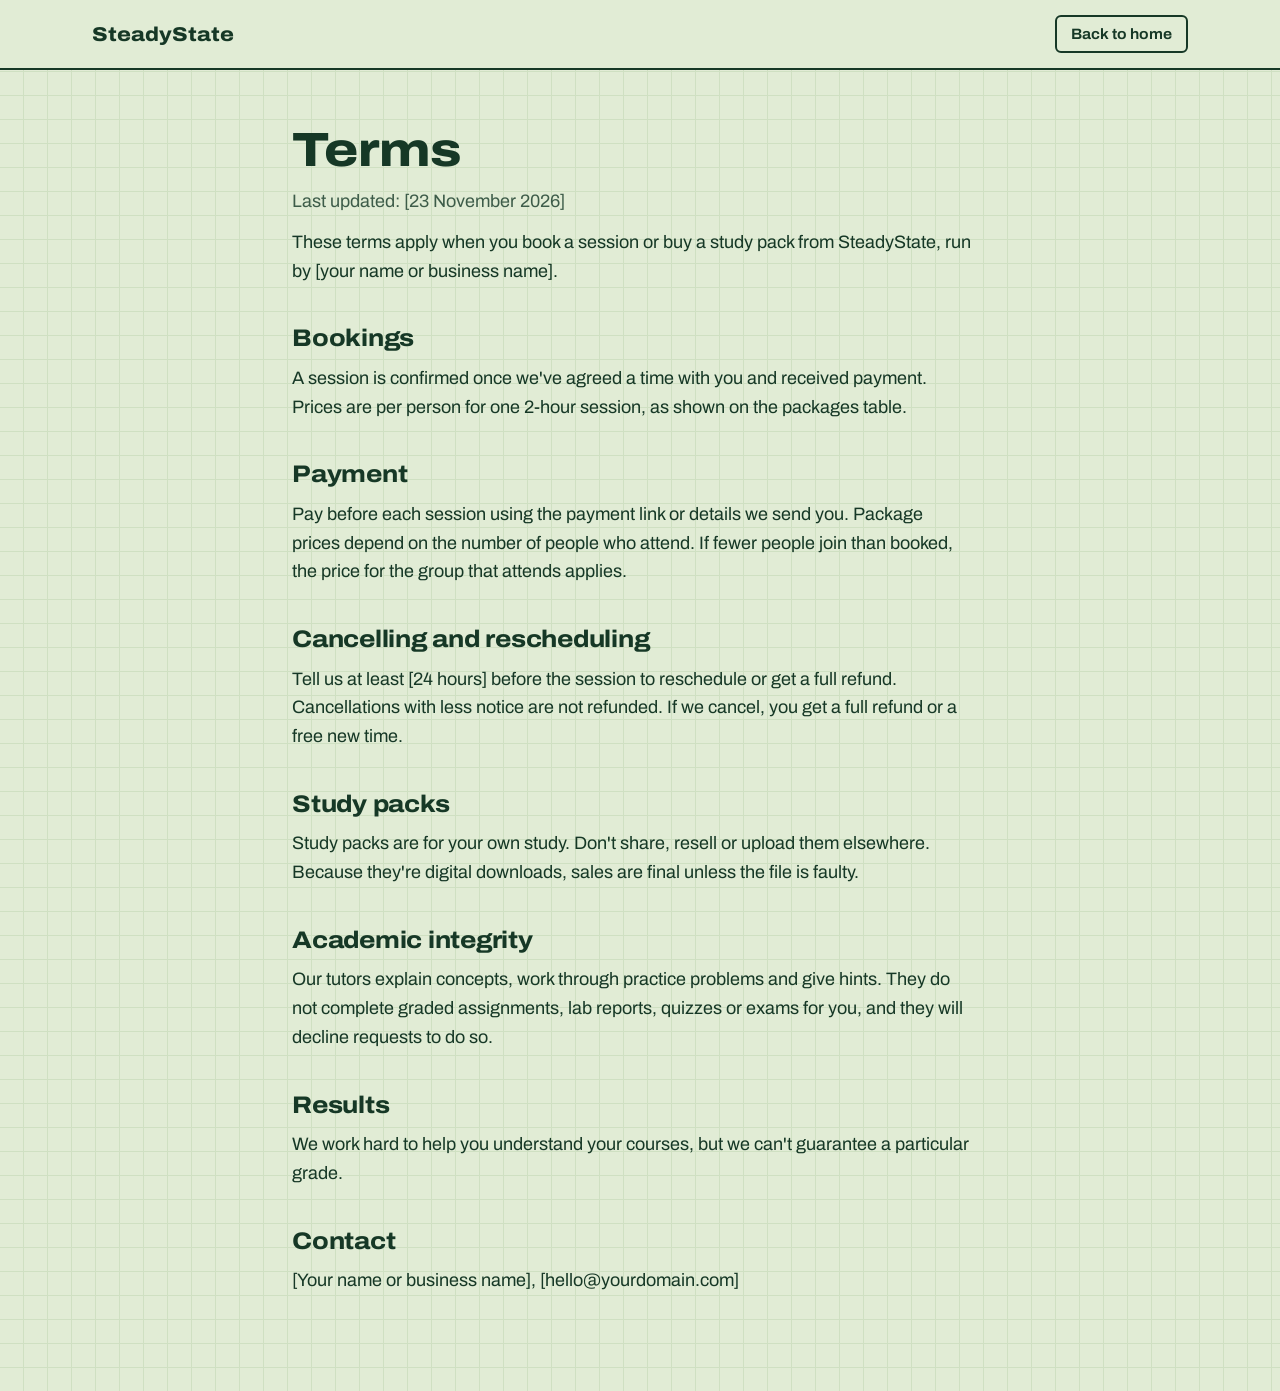
<file: terms.html>
<!doctype html>
<html lang="en">
<head>
  <meta charset="utf-8">
  <meta name="viewport" content="width=device-width, initial-scale=1">
  <title>Terms | SteadyState</title>
  <link rel="preconnect" href="https://fonts.googleapis.com">
  <link rel="preconnect" href="https://fonts.gstatic.com" crossorigin>
  <link href="https://fonts.googleapis.com/css2?family=Archivo:wdth,wght@62..125,100..900&family=Caveat:wght@500;700&display=swap" rel="stylesheet">
  <link rel="stylesheet" href="styles.css">
</head>
<body>
  <!-- TEMPLATE: replace every [bracketed] value before launch. -->
  <header class="site-header">
    <div class="wrap header-inner">
      <a class="brand" href="index.html">SteadyState</a>
      <a class="btn btn-ghost btn-small" href="index.html">Back to home</a>
    </div>
  </header>

  <main class="doc">
    <div class="wrap">
      <h1>Terms</h1>
      <p class="updated">Last updated: [23 November 2026]</p>

      <p>These terms apply when you book a session or buy a study pack from SteadyState, run by [your name or business name].</p>

      <h2>Bookings</h2>
      <p>A session is confirmed once we've agreed a time with you and received payment. Prices are per person for one 2-hour session, as shown on the packages table.</p>

      <h2>Payment</h2>
      <p>Pay before each session using the payment link or details we send you. Package prices depend on the number of people who attend. If fewer people join than booked, the price for the group that attends applies.</p>

      <h2>Cancelling and rescheduling</h2>
      <p>Tell us at least [24 hours] before the session to reschedule or get a full refund. Cancellations with less notice are not refunded. If we cancel, you get a full refund or a free new time.</p>

      <h2>Study packs</h2>
      <p>Study packs are for your own study. Don't share, resell or upload them elsewhere. Because they're digital downloads, sales are final unless the file is faulty.</p>

      <h2>Academic integrity</h2>
      <p>Our tutors explain concepts, work through practice problems and give hints. They do not complete graded assignments, lab reports, quizzes or exams for you, and they will decline requests to do so.</p>

      <h2>Results</h2>
      <p>We work hard to help you understand your courses, but we can't guarantee a particular grade.</p>

      <h2>Contact</h2>
      <p>[Your name or business name], [hello@yourdomain.com]</p>
    </div>
  </main>
</body>
</html>
</file>
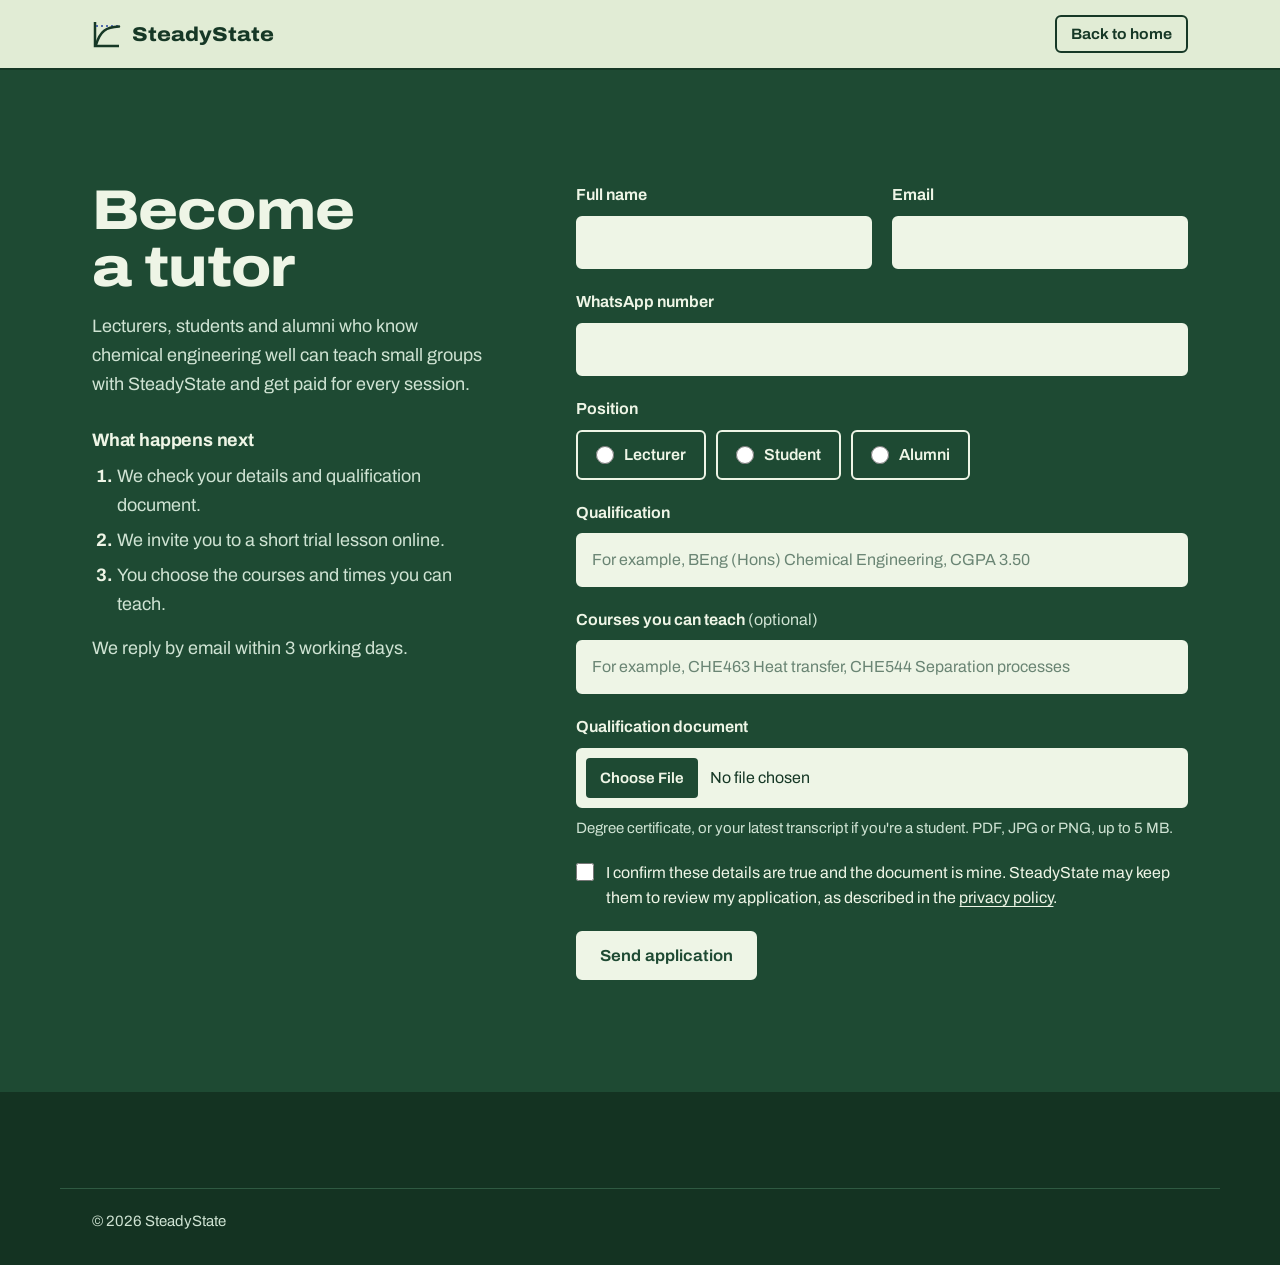
<file: tutor.html>
<!doctype html>
<html lang="en">
<head>
  <meta charset="utf-8">
  <meta name="viewport" content="width=device-width, initial-scale=1">
  <title>Become a tutor | SteadyState</title>
  <meta name="description" content="Lecturers, students and alumni: apply to tutor chemical engineering with SteadyState.">
  <link rel="icon" href="data:image/svg+xml,%3Csvg xmlns='http://www.w3.org/2000/svg' viewBox='0 0 30 30'%3E%3Crect width='30' height='30' rx='6' fill='%231E4A33'/%3E%3Cpath d='M5 25 C9 11 14 8 26 8' fill='none' stroke='%23EEF5E6' stroke-width='3' stroke-linecap='round'/%3E%3C/svg%3E">
  <link rel="preconnect" href="https://fonts.googleapis.com">
  <link rel="preconnect" href="https://fonts.gstatic.com" crossorigin>
  <link href="https://fonts.googleapis.com/css2?family=Archivo:wdth,wght@62..125,100..900&family=Caveat:wght@500;700&display=swap" rel="stylesheet">
  <link rel="stylesheet" href="styles.css">
</head>
<body>
  <a class="skip-link" href="#main">Skip to content</a>

  <header class="site-header">
    <div class="wrap header-inner">
      <a class="brand" href="index.html" aria-label="SteadyState home">
        <svg class="brand-mark" width="30" height="30" viewBox="0 0 30 30" aria-hidden="true">
          <path d="M3 3 V27 H27" fill="none" stroke="currentColor" stroke-width="2.5"/>
          <path d="M4 7 H27" fill="none" stroke="var(--pen)" stroke-width="1.5" stroke-dasharray="2 3"/>
          <path d="M4 26 C8 12 14 8 27 7.5" fill="none" stroke="currentColor" stroke-width="2.5" stroke-linecap="round"/>
        </svg>
        <span>SteadyState</span>
      </a>
      <a class="btn btn-ghost btn-small" href="index.html">Back to home</a>
    </div>
  </header>

  <main id="main">
    <section class="section register tutor-page">
      <div class="wrap register-grid">
        <div class="register-copy">
          <h1>Become a tutor</h1>
          <p>Lecturers, students and alumni who know chemical engineering well can teach small groups with SteadyState and get paid for every session.</p>

          <h2 class="steps-heading">What happens next</h2>
          <ol class="steps">
            <li>We check your details and qualification document.</li>
            <li>We invite you to a short trial lesson online.</li>
            <li>You choose the courses and times you can teach.</li>
          </ol>
          <p>We reply by email within 3 working days.</p>
        </div>

        <!-- Works with Netlify Forms (free file uploads) or a paid Formspree plan. See config.js and README.md. -->
        <form class="form" id="tutor-form" name="tutor-application" method="POST" enctype="multipart/form-data" data-netlify="true" netlify-honeypot="_gotcha">
          <input type="hidden" name="form-name" value="tutor-application">
          <input type="hidden" name="_subject" value="New SteadyState tutor application">
          <!-- Spam trap: real people never fill this in. -->
          <input type="text" name="_gotcha" class="honeypot" tabindex="-1" autocomplete="off" aria-hidden="true">

          <div class="field">
            <label for="t-name">Full name</label>
            <input id="t-name" name="name" type="text" autocomplete="name" required>
          </div>
          <div class="field">
            <label for="t-email">Email</label>
            <input id="t-email" name="email" type="email" autocomplete="email" required>
          </div>
          <div class="field field-wide">
            <label for="t-phone">WhatsApp number</label>
            <input id="t-phone" name="phone" type="tel" autocomplete="tel" required>
          </div>

          <fieldset class="choice-group field-wide">
            <legend>Position</legend>
            <div class="choices">
              <label class="choice"><input type="radio" name="position" value="Lecturer" required> Lecturer</label>
              <label class="choice"><input type="radio" name="position" value="Student"> Student</label>
              <label class="choice"><input type="radio" name="position" value="Alumni"> Alumni</label>
            </div>
          </fieldset>

          <div class="field field-wide">
            <label for="t-qualification">Qualification</label>
            <input id="t-qualification" name="qualification" type="text" placeholder="For example, BEng (Hons) Chemical Engineering, CGPA 3.50" required>
          </div>

          <div class="field field-wide">
            <label for="t-courses">Courses you can teach <span class="optional">(optional)</span></label>
            <input id="t-courses" name="courses" type="text" placeholder="For example, CHE463 Heat transfer, CHE544 Separation processes">
          </div>

          <div class="field field-wide">
            <label for="qualification-file">Qualification document</label>
            <input id="qualification-file" name="qualification_file" type="file" accept=".pdf,.jpg,.jpeg,.png,application/pdf,image/jpeg,image/png" aria-describedby="file-hint file-info" required>
            <p class="hint" id="file-hint">Degree certificate, or your latest transcript if you're a student. PDF, JPG or PNG, up to <span data-max-mb>5</span> MB.</p>
            <p class="hint file-info" id="file-info" aria-live="polite"></p>
          </div>

          <div class="field-wide consent">
            <input id="t-consent" name="consent" type="checkbox" value="yes" required>
            <label for="t-consent">I confirm these details are true and the document is mine. SteadyState may keep them to review my application, as described in the <a href="privacy.html">privacy policy</a>.</label>
          </div>

          <div class="form-actions field-wide">
            <button class="btn" type="submit">Send application</button>
            <p class="form-status" id="tutor-status" role="status" aria-live="polite"></p>
          </div>
        </form>
      </div>
    </section>
  </main>

  <footer class="site-footer">
    <div class="wrap footer-base">
      <p>&copy; <span id="year">2026</span> SteadyState</p>
    </div>
  </footer>

  <script src="config.js"></script>
  <script src="tutor.js"></script>
</body>
</html>
</file>
<file: styles.css>
/* SteadyState: green engineering computation paper theme.
   Change the colors here to restyle the whole site. */
:root {
  --paper: #e1ecd5;      /* page background: pale green computation pad */
  --paper-2: #eef5e6;    /* lighter sheet for tables, cards, inputs */
  --grid: #cfe0c2;       /* faint grid lines */
  --line: #9dbb8a;       /* rules between rows */
  --ink: #163826;        /* main text and drawing ink */
  --ink-soft: #3d5c49;   /* secondary text */
  --pine: #1e4a33;       /* buttons, dark bands */
  --pine-2: #2c6446;     /* button hover */
  --pine-3: #143322;     /* footer */
  --pen: #2443a0;        /* blue-pen handwritten notes */
  --focus-dark: #ffe08a; /* focus ring on dark green */

  --font: "Archivo", system-ui, -apple-system, "Segoe UI", sans-serif;
  --hand: "Caveat", "Segoe Print", cursive;

  --header-h: 68px;
  --radius: 6px;
}

*,
*::before,
*::after { box-sizing: border-box; }

html {
  scroll-padding-top: calc(var(--header-h) + 16px);
  -webkit-text-size-adjust: 100%;
}

@media (prefers-reduced-motion: no-preference) {
  html { scroll-behavior: smooth; }
}

body {
  margin: 0;
  font-family: var(--font);
  font-size: 1.125rem;
  line-height: 1.6;
  color: var(--ink);
  background-color: var(--paper);
  background-image:
    linear-gradient(var(--grid) 1px, transparent 1px),
    linear-gradient(90deg, var(--grid) 1px, transparent 1px);
  background-size: 24px 24px;
  background-position: -1px -1px;
  overflow-x: hidden;
}

img, svg { display: block; max-width: 100%; }

h1, h2, h3 {
  margin: 0;
  line-height: 1.1;
  text-wrap: balance;
}

h1 {
  font-size: clamp(2.375rem, 4.4vw, 3.5rem);
  font-weight: 800;
  font-stretch: 115%;
  letter-spacing: -0.015em;
  line-height: 1.02;
}

h2 {
  font-size: clamp(2rem, 3.8vw, 2.75rem);
  font-weight: 760;
  font-stretch: 112%;
  letter-spacing: -0.01em;
}

h3 {
  font-size: 1.25rem;
  font-weight: 700;
  font-stretch: 100%;
}

p { margin: 0; }

a { color: inherit; text-underline-offset: 0.18em; }

:focus-visible {
  outline: 3px solid var(--pen);
  outline-offset: 3px;
  border-radius: 2px;
}

.sr-only {
  position: absolute;
  width: 1px; height: 1px;
  padding: 0; margin: -1px;
  overflow: hidden;
  clip: rect(0 0 0 0);
  white-space: nowrap;
  border: 0;
}

.skip-link {
  position: absolute;
  left: 16px; top: -100px;
  z-index: 100;
  padding: 10px 16px;
  background: var(--pine);
  color: var(--paper-2);
  border-radius: var(--radius);
}
.skip-link:focus { top: 12px; }

.wrap {
  width: 100%;
  max-width: 1160px;
  margin-inline: auto;
  padding-inline: 16px;
}
@media (min-width: 640px) { .wrap { padding-inline: 32px; } }

/* Buttons */
.btn {
  display: inline-flex;
  align-items: center;
  justify-content: center;
  gap: 8px;
  padding: 13px 22px;
  font: inherit;
  font-size: 1rem;
  font-weight: 650;
  font-stretch: 105%;
  line-height: 1.2;
  color: var(--paper-2);
  background: var(--pine);
  border: 2px solid var(--pine);
  border-radius: var(--radius);
  text-decoration: none;
  cursor: pointer;
  transition: background-color 0.15s ease, color 0.15s ease;
}
.btn:hover { background: var(--pine-2); border-color: var(--pine-2); }

.btn-ghost {
  color: var(--ink);
  background: transparent;
  border-color: var(--ink);
}
.btn-ghost:hover { background: var(--ink); color: var(--paper-2); border-color: var(--ink); }

.btn-small { padding: 8px 14px; font-size: 0.9375rem; }

.btn[disabled] { opacity: 0.6; cursor: progress; }

/* Handwritten notes in blue pen */
.note {
  font-family: var(--hand);
  font-weight: 600;
  color: var(--pen);
  fill: var(--pen);
}

/* Header */
/* Paints the phone's status-bar strip so content never shows above the sticky header. */
body::before {
  content: "";
  position: fixed;
  inset: 0 0 auto;
  height: env(safe-area-inset-top, 0px);
  z-index: 60;
  background: var(--paper);
}

.site-header {
  position: sticky;
  top: env(safe-area-inset-top, 0px);
  z-index: 50;
  background: var(--paper);
  border-bottom: 2px solid var(--ink);
}

.header-inner {
  display: flex;
  align-items: center;
  justify-content: space-between;
  min-height: var(--header-h);
  gap: 16px;
}

.brand {
  display: inline-flex;
  align-items: center;
  gap: 10px;
  font-size: 1.25rem;
  font-weight: 800;
  font-stretch: 112%;
  text-decoration: none;
}

.site-nav {
  display: flex;
  align-items: center;
  gap: 28px;
}
.site-nav a:not(.btn) {
  font-size: 1rem;
  font-weight: 550;
  text-decoration: none;
  padding-block: 4px;
  border-bottom: 2px solid transparent;
}
.site-nav a:not(.btn):hover { border-bottom-color: var(--ink); }

.nav-toggle {
  display: none;
  font: inherit;
  font-size: 1rem;
  font-weight: 650;
  padding: 8px 14px;
  color: var(--ink);
  background: transparent;
  border: 2px solid var(--ink);
  border-radius: var(--radius);
  cursor: pointer;
}

@media (max-width: 1000px) {
  .nav-toggle { display: inline-flex; }
  .site-nav {
    display: none;
    position: absolute;
    left: 0; right: 0;
    top: 100%;
    flex-direction: column;
    align-items: stretch;
    gap: 0;
    padding: 8px 16px 20px;
    background: var(--paper);
    border-bottom: 2px solid var(--ink);
  }
  .site-header[data-open="true"] .site-nav { display: flex; }
  .site-nav a:not(.btn) {
    padding: 14px 0;
    border-bottom: 1px solid var(--line);
  }
  .site-nav .btn { margin-top: 16px; }
}

/* Hero */
.hero { padding-block: clamp(40px, 6vw, 72px) clamp(56px, 8vw, 96px); }

.hero-grid {
  display: grid;
  grid-template-columns: minmax(0, 1fr) minmax(0, 1.05fr);
  align-items: center;
  gap: clamp(32px, 5vw, 64px);
}

.hero-copy h1 { max-width: 15ch; }

.lede {
  margin-top: 24px;
  max-width: 46ch;
  font-size: 1.25rem;
  line-height: 1.55;
  color: var(--ink-soft);
}

.hero-actions {
  display: flex;
  flex-wrap: wrap;
  gap: 12px;
  margin-top: 32px;
}

.hero-facts {
  display: flex;
  flex-wrap: wrap;
  gap: 8px 24px;
  margin: 32px 0 0;
  padding: 0;
  list-style: none;
  font-size: 1rem;
  font-weight: 550;
}
.hero-facts li {
  display: inline-flex;
  align-items: center;
  gap: 8px;
}
.hero-facts li::before {
  content: "";
  width: 8px; height: 8px;
  background: var(--ink);
  transform: rotate(45deg);
}

/* Process flow diagram */
.pfd { margin: 0; color: var(--ink); }
.pfd svg { width: 100%; height: auto; overflow: visible; }
.pfd text { font-family: var(--font); fill: var(--ink); }
.pfd .label { font-size: 17px; font-weight: 600; }
.pfd .strong { font-weight: 800; }
.pfd .center,
.pfd .motor { text-anchor: middle; }
.pfd .motor { font-size: 13px; font-weight: 700; }
.pfd .note { font-family: var(--hand); font-size: 26px; fill: var(--pen); }
.pfd .tag path { fill: var(--paper); stroke: var(--ink); stroke-width: 2; }
.pfd .tag text { font-size: 13px; font-weight: 700; text-anchor: middle; }
.pfd .valve { fill: var(--paper); }

/* One orchestrated draw-in on load. */
@media (prefers-reduced-motion: no-preference) {
  .pfd .draw {
    stroke-dasharray: 1 1;
    stroke-dashoffset: 1;
    animation: draw 0.8s ease-in-out forwards;
  }
  .pfd .d1 { animation-delay: 0.2s; }
  .pfd .d2 { animation-delay: 0.7s; animation-duration: 1.1s; }
  .pfd .d3 { animation-delay: 1.5s; }
  .pfd .d4 { animation-delay: 2.1s; animation-duration: 1.1s; }

  .pfd .late { opacity: 0; animation: appear 0.45s ease forwards; }
  .pfd .l1 { animation-delay: 0.9s; }
  .pfd .l2 { animation-delay: 1.6s; }
  .pfd .l3 { animation-delay: 2.2s; }
  .pfd .l4 { animation-delay: 3.0s; }
}

@keyframes draw { to { stroke-dashoffset: 0; } }
@keyframes appear { to { opacity: 1; } }

/* Sections */
.section {
  padding-block: clamp(64px, 9vw, 112px);
  border-top: 2px solid var(--ink);
}

.section-lede {
  margin-top: 16px;
  max-width: 58ch;
  color: var(--ink-soft);
}

.section-head {
  display: flex;
  flex-wrap: wrap;
  align-items: flex-end;
  justify-content: space-between;
  gap: 24px 48px;
}

/* Why us */
.reasons {
  display: grid;
  grid-template-columns: repeat(2, minmax(0, 1fr));
  gap: 40px 56px;
  margin-top: 48px;
}
.reason {
  padding-top: 20px;
  border-top: 1px solid var(--line);
}
.reason p {
  margin-top: 10px;
  max-width: 44ch;
  color: var(--ink-soft);
}

/* Courses */
.search { display: grid; gap: 8px; width: min(100%, 380px); }
.search label { font-size: 1rem; font-weight: 650; }

input,
select,
textarea {
  width: 100%;
  font: inherit;
  font-size: 1rem;
  color: var(--ink);
  background: var(--paper-2);
  border: 2px solid var(--ink);
  border-radius: var(--radius);
  padding: 12px 14px;
}
input::placeholder,
textarea::placeholder { color: #6a8574; }
textarea { resize: vertical; min-height: 110px; }

.course-groups { margin-top: 40px; }
.course-group + .course-group { margin-top: 48px; }
.course-group-title {
  font-size: 1.375rem;
  font-weight: 760;
  font-stretch: 112%;
  padding-bottom: 10px;
  border-bottom: 2px solid var(--ink);
}

.course-list {
  display: grid;
  grid-template-columns: repeat(2, minmax(0, 1fr));
  column-gap: 56px;
  margin: 0;
  padding: 0;
  list-style: none;
}
.course-list li {
  padding: 18px 0;
  border-bottom: 1px solid var(--line);
}
.course-list h4 {
  margin: 0;
  font-size: 1.125rem;
  font-weight: 700;
  line-height: 1.3;
}
.course-list .code {
  display: inline-block;
  margin-right: 8px;
  padding: 1px 6px;
  font-size: 0.8125rem;
  font-weight: 700;
  font-variant-numeric: tabular-nums;
  letter-spacing: 0.02em;
  vertical-align: 2px;
  border: 1.5px solid var(--ink);
  border-radius: 3px;
}
.course-list p {
  margin-top: 4px;
  font-size: 1rem;
  color: var(--ink-soft);
}

.empty-state {
  margin-top: 32px;
  padding: 20px;
  max-width: 60ch;
  background: var(--paper-2);
  border: 2px dashed var(--ink);
  border-radius: var(--radius);
}

/* Packages */
.note-aside {
  font-size: 1.9rem;
  line-height: 1;
  transform: rotate(-4deg);
  padding-bottom: 8px;
}

.price-table {
  width: 100%;
  margin-top: 40px;
  border-collapse: collapse;
  background: var(--paper-2);
  border: 2px solid var(--ink);
  font-variant-numeric: tabular-nums;
}
.price-table th,
.price-table td {
  padding: 16px 20px;
  text-align: left;
  vertical-align: middle;
}
.price-table thead th {
  font-size: 0.9375rem;
  font-weight: 600;
  color: var(--ink-soft);
  border-bottom: 2px solid var(--ink);
}
.price-table tbody tr + tr { border-top: 1px solid var(--line); }
.price-table tbody th { font-size: 1.125rem; font-weight: 700; }
.price-table .num { text-align: right; }
.price-table .price {
  font-size: 1.5rem;
  font-weight: 800;
  font-stretch: 110%;
}
.price-table .book { text-align: right; width: 1%; white-space: nowrap; }
.price-table .per { display: none; }
.price-table tr.is-picked { background: #dbe9cd; }

.fine-print {
  margin-top: 16px;
  max-width: 70ch;
  font-size: 1rem;
  color: var(--ink-soft);
}

@media (max-width: 640px) {
  .price-table,
  .price-table tbody { display: block; }
  .price-table thead {
    position: absolute;
    width: 1px; height: 1px;
    overflow: hidden;
    clip: rect(0 0 0 0);
  }
  .price-table tr {
    display: grid;
    grid-template-columns: 1fr auto;
    grid-template-areas:
      "name price"
      "size book";
    gap: 4px 16px;
    padding: 16px;
  }
  .price-table th,
  .price-table td { padding: 0; }
  .price-table tbody th { grid-area: name; }
  .price-table .size { grid-area: size; color: var(--ink-soft); font-size: 1rem; }
  .price-table .price { grid-area: price; text-align: right; }
  .price-table .book { grid-area: book; text-align: right; width: auto; }
  .price-table .per {
    display: inline;
    font-size: 0.875rem;
    font-weight: 500;
    font-stretch: 100%;
    color: var(--ink-soft);
  }
}

/* Study packs */
.packs {
  display: grid;
  grid-template-columns: repeat(3, minmax(0, 1fr));
  gap: 24px;
  margin-top: 40px;
}
.pack {
  display: flex;
  flex-direction: column;
  gap: 12px;
  padding: 24px;
  background: var(--paper-2);
  border: 2px solid var(--ink);
  border-top-width: 8px;
  border-radius: 2px;
}
.pack p:not(.pack-price) { color: var(--ink-soft); font-size: 1rem; }
.pack-price {
  margin-top: auto;
  padding-top: 8px;
  font-size: 2rem;
  font-weight: 800;
  font-stretch: 110%;
}
.pack .btn { align-self: flex-start; }

/* Reviews */
.sample-note {
  display: inline-block;
  margin-top: 16px;
  padding: 4px 10px;
  font-size: 0.875rem;
  font-weight: 600;
  background: #fff3c4;
  border: 1px solid #c9a227;
  border-radius: 4px;
}

.reviews { margin-top: 32px; max-width: 820px; }
.review { margin: 0; }
.review blockquote {
  margin: 0;
  font-size: clamp(1.5rem, 2.6vw, 2rem);
  font-weight: 500;
  font-stretch: 96%;
  line-height: 1.35;
  text-wrap: pretty;
}
.review figcaption {
  margin-top: 16px;
  font-size: 1rem;
  font-weight: 600;
  color: var(--ink-soft);
}
.review-controls {
  display: flex;
  flex-wrap: wrap;
  align-items: center;
  gap: 16px;
  margin-top: 32px;
}
.review-count { font-size: 1rem; font-weight: 600; font-variant-numeric: tabular-nums; }

/* Register (dark green band) */
.register {
  background: var(--pine);
  color: var(--paper-2);
  border-top-color: var(--pine);
}
.register :focus-visible { outline-color: var(--focus-dark); }
.register a { color: var(--paper-2); }

.register-grid {
  display: grid;
  grid-template-columns: minmax(0, 0.8fr) minmax(0, 1.2fr);
  gap: clamp(32px, 6vw, 80px);
  align-items: start;
}
.register-copy p {
  margin-top: 16px;
  max-width: 40ch;
  color: #cfe3d3;
}

.form {
  display: grid;
  grid-template-columns: repeat(2, minmax(0, 1fr));
  gap: 20px;
}
.field { display: grid; gap: 8px; }
.field-wide { grid-column: 1 / -1; }
.field label { font-size: 1rem; font-weight: 650; }
.optional { font-weight: 400; color: #cfe3d3; }
.form input,
.form select,
.form textarea { border-color: var(--paper-2); }

.honeypot { position: absolute; left: -9999px; width: 1px; height: 1px; }

.form-actions {
  display: flex;
  flex-wrap: wrap;
  align-items: center;
  gap: 16px;
}
.register .btn {
  color: var(--pine);
  background: var(--paper-2);
  border-color: var(--paper-2);
}
.register .btn:hover { background: #ffffff; border-color: #ffffff; }

.form-status { font-size: 1rem; font-weight: 600; max-width: 48ch; }
.form-status[data-state="error"] { color: var(--focus-dark); }

/* Tutor application page */
.tutor-page { border-top: 0; }
.tutor-page h1 { max-width: 12ch; }
.steps-heading {
  margin-top: 32px;
  font-size: 1.125rem;
  font-weight: 700;
  font-stretch: 100%;
}
.steps {
  margin: 12px 0 0;
  padding-left: 1.4em;
  color: #cfe3d3;
}
.steps li + li { margin-top: 6px; }
.steps li::marker { font-weight: 700; color: var(--paper-2); }

.choice-group {
  margin: 0;
  padding: 0;
  border: 0;
  min-width: 0;
}
.choice-group legend {
  padding: 0;
  margin-bottom: 8px;
  font-size: 1rem;
  font-weight: 650;
}
.choices { display: flex; flex-wrap: wrap; gap: 10px; }
.choice {
  display: inline-flex;
  align-items: center;
  gap: 10px;
  padding: 10px 18px;
  font-size: 1rem;
  font-weight: 600;
  border: 2px solid var(--paper-2);
  border-radius: var(--radius);
  cursor: pointer;
}
.choice:has(input:checked) { background: var(--paper-2); color: var(--pine); }
.choice:has(input:focus-visible) { outline: 3px solid var(--focus-dark); outline-offset: 3px; }

.form input[type="radio"],
.form input[type="checkbox"] {
  width: 18px;
  height: 18px;
  margin: 0;
  padding: 0;
  flex: none;
  accent-color: var(--pine);
}
.form input[type="checkbox"] { accent-color: var(--focus-dark); margin-top: 3px; }

.form input[type="file"] { padding: 8px; cursor: pointer; }
.form input[type="file"]::file-selector-button {
  margin-right: 12px;
  padding: 8px 14px;
  font: inherit;
  font-size: 0.9375rem;
  font-weight: 650;
  color: var(--paper-2);
  background: var(--pine);
  border: 0;
  border-radius: 4px;
  cursor: pointer;
}

.hint { font-size: 0.9375rem; color: #cfe3d3; }
.file-info:empty { display: none; }
.file-info[data-state="ok"] { color: var(--paper-2); font-weight: 600; }
.file-info[data-state="error"] { color: var(--focus-dark); font-weight: 600; }

.consent {
  display: flex;
  align-items: flex-start;
  gap: 12px;
  font-size: 1rem;
}

/* Footer */
.site-footer {
  background: var(--pine-3);
  color: #cfe3d3;
  padding-block: 56px 32px;
  font-size: 1rem;
}
.site-footer a { color: var(--paper-2); }
.site-footer :focus-visible { outline-color: var(--focus-dark); }

.footer-grid {
  display: grid;
  grid-template-columns: 2fr 1fr 1fr;
  gap: 32px;
}
.footer-brand {
  font-size: 1.375rem;
  font-weight: 800;
  font-stretch: 112%;
  color: var(--paper-2);
  margin-bottom: 8px;
}
.footer-heading {
  font-size: 1rem;
  font-weight: 700;
  font-stretch: 100%;
  color: var(--paper-2);
  margin-bottom: 12px;
}
.footer-list { margin: 0; padding: 0; list-style: none; display: grid; gap: 8px; }
.footer-base {
  margin-top: 40px;
  padding-top: 20px;
  border-top: 1px solid #2f5a42;
  font-size: 0.9375rem;
}

/* Simple text pages (privacy, terms) */
.doc { padding-block: 56px 96px; }
.doc .wrap { max-width: 760px; }
.doc h1 { font-size: clamp(2.25rem, 5vw, 3rem); }
.doc h2 { font-size: 1.5rem; margin-top: 40px; }
.doc p,
.doc li { margin-top: 12px; max-width: 68ch; }
.doc ul { padding-left: 1.25em; }
.doc .updated { margin-top: 12px; color: var(--ink-soft); }

/* Responsive */
@media (max-width: 960px) {
  .packs { grid-template-columns: 1fr; max-width: 560px; }
}

@media (max-width: 860px) {
  .hero-grid { grid-template-columns: 1fr; }
  .pfd { max-width: 560px; }
  .register-grid { grid-template-columns: 1fr; }
}

@media (max-width: 640px) {
  body { font-size: 1.0625rem; }
  .reasons,
  .course-list { grid-template-columns: 1fr; }
  .reasons { gap: 32px; }
  .form { grid-template-columns: 1fr; }
  .footer-grid { grid-template-columns: 1fr; }
  .note-aside { display: none; }
  .hero-actions .btn { flex: 1 1 auto; }
}
</file>
